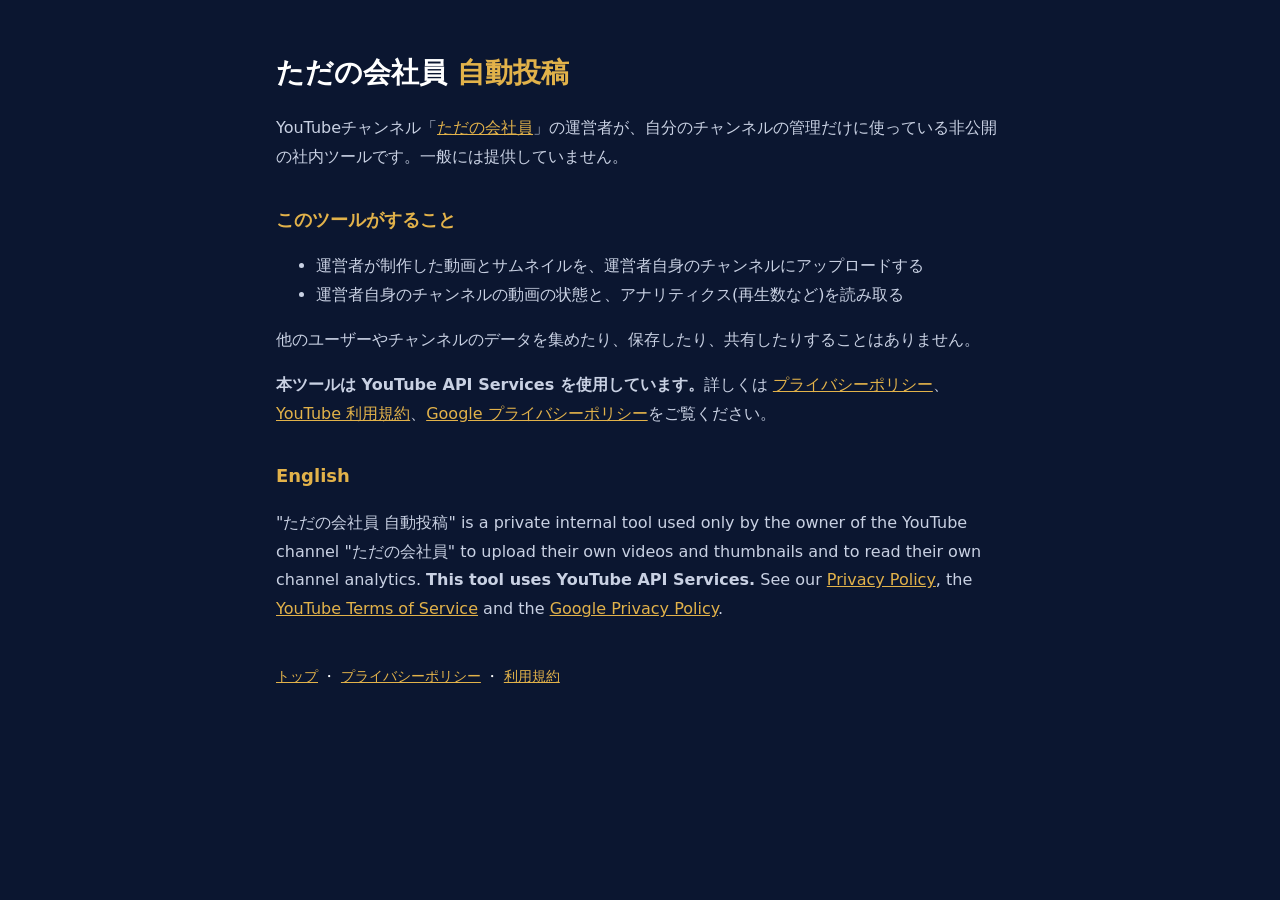
<file: index.html>
<!doctype html><html lang="ja"><head><meta charset="utf-8"><meta name="viewport" content="width=device-width,initial-scale=1"><link rel="stylesheet" href="style.css"><title>ただの会社員 自動投稿</title></head><body><main>
<h1>ただの会社員 <span>自動投稿</span></h1>
<p>YouTubeチャンネル「<a href="https://www.youtube.com/channel/UCHDlyp7aMH_pQrxpcvQ61Mw">ただの会社員</a>」の運営者が、自分のチャンネルの管理だけに使っている非公開の社内ツールです。一般には提供していません。</p>
<h2>このツールがすること</h2>
<ul><li>運営者が制作した動画とサムネイルを、運営者自身のチャンネルにアップロードする</li>
<li>運営者自身のチャンネルの動画の状態と、アナリティクス(再生数など)を読み取る</li></ul>
<p>他のユーザーやチャンネルのデータを集めたり、保存したり、共有したりすることはありません。</p>
<p><strong>本ツールは YouTube API Services を使用しています。</strong>詳しくは <a href="privacy.html">プライバシーポリシー</a>、<a href="https://www.youtube.com/t/terms">YouTube 利用規約</a>、<a href="https://policies.google.com/privacy">Google プライバシーポリシー</a>をご覧ください。</p>
<h2>English</h2><p>"ただの会社員 自動投稿" is a private internal tool used only by the owner of the YouTube channel "ただの会社員" to upload their own videos and thumbnails and to read their own channel analytics. <strong>This tool uses YouTube API Services.</strong> See our <a href="privacy.html">Privacy Policy</a>, the <a href="https://www.youtube.com/t/terms">YouTube Terms of Service</a> and the <a href="https://policies.google.com/privacy">Google Privacy Policy</a>.</p>
<nav><a href="./">トップ</a> ・ <a href="privacy.html">プライバシーポリシー</a> ・ <a href="terms.html">利用規約</a></nav></main></body></html>
</file>
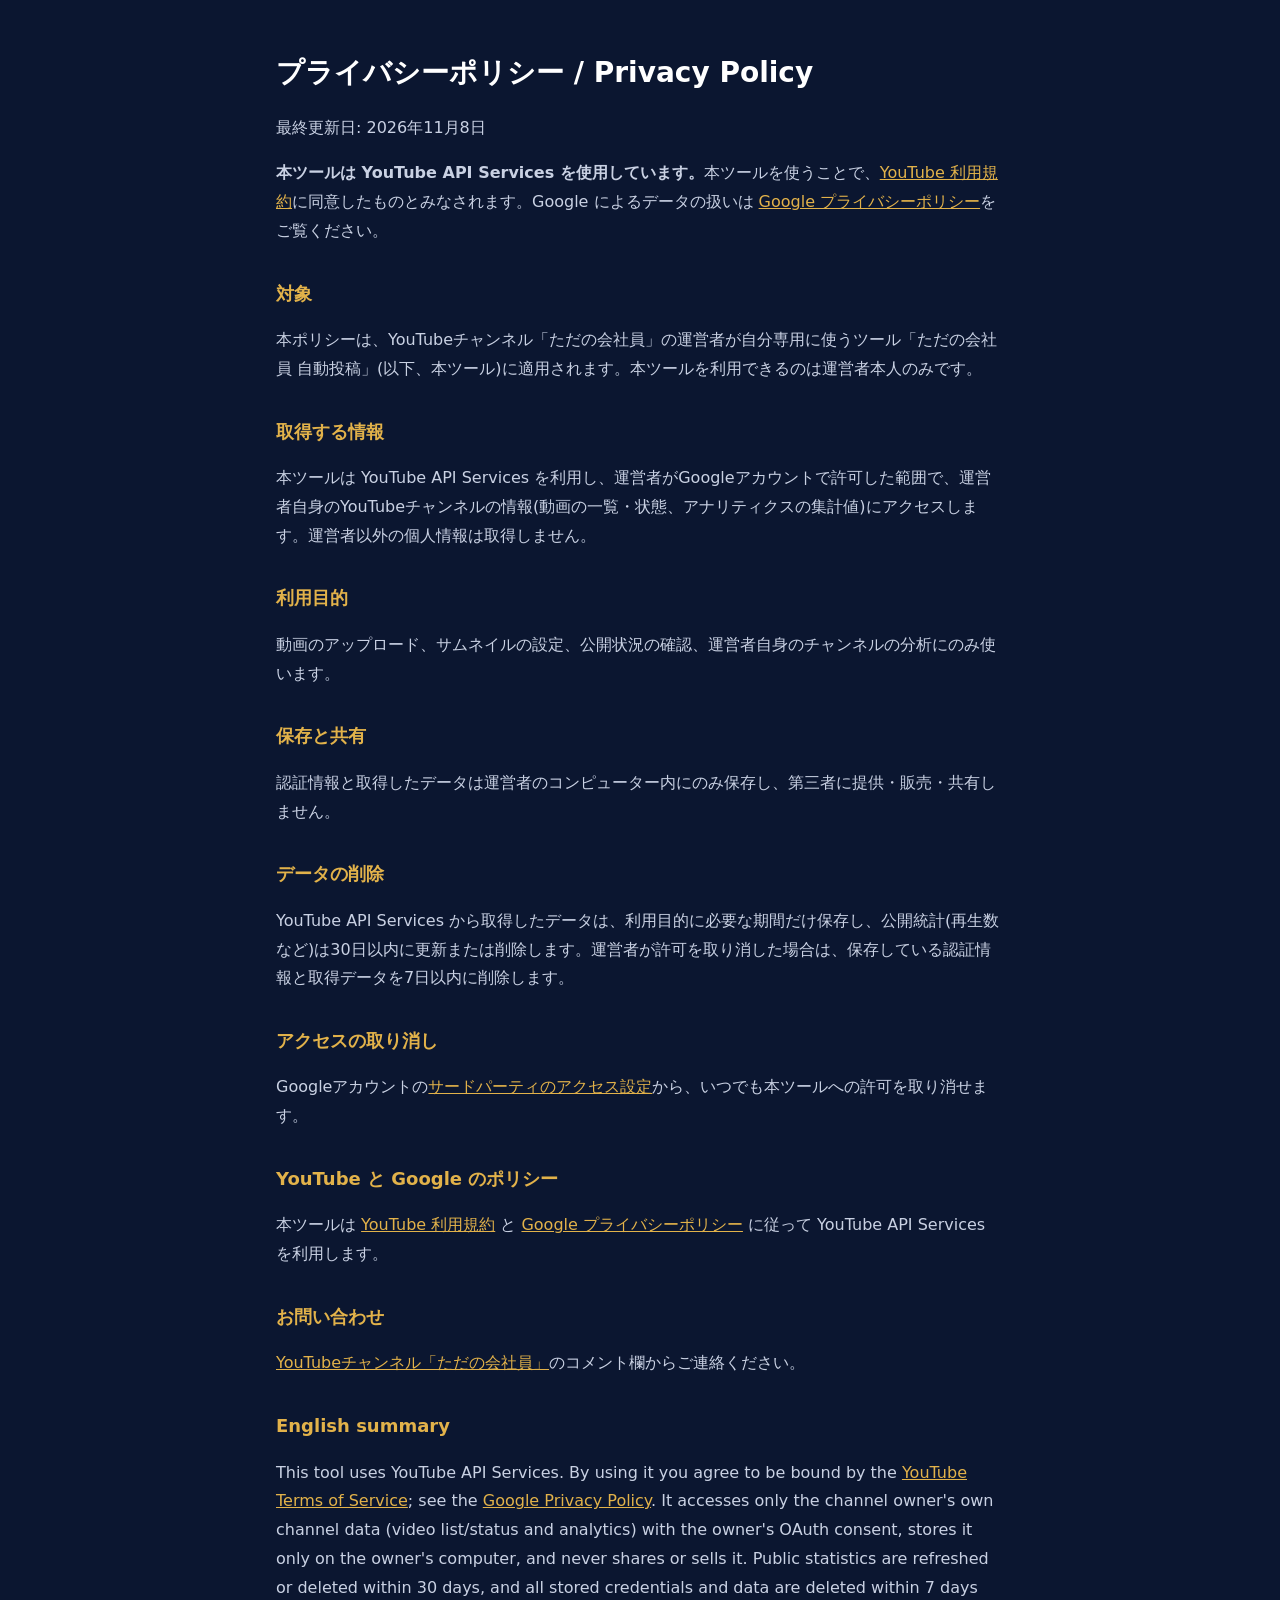
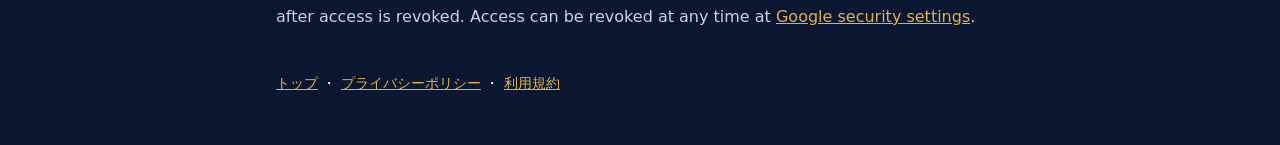
<file: privacy.html>
<!doctype html><html lang="ja"><head><meta charset="utf-8"><meta name="viewport" content="width=device-width,initial-scale=1"><link rel="stylesheet" href="style.css"><title>プライバシーポリシー｜ただの会社員 自動投稿</title></head><body><main>
<h1>プライバシーポリシー / Privacy Policy</h1><p>最終更新日: 2026年11月8日</p>
<p><strong>本ツールは YouTube API Services を使用しています。</strong>本ツールを使うことで、<a href="https://www.youtube.com/t/terms">YouTube 利用規約</a>に同意したものとみなされます。Google によるデータの扱いは <a href="https://policies.google.com/privacy">Google プライバシーポリシー</a>をご覧ください。</p>
<h2>対象</h2><p>本ポリシーは、YouTubeチャンネル「ただの会社員」の運営者が自分専用に使うツール「ただの会社員 自動投稿」(以下、本ツール)に適用されます。本ツールを利用できるのは運営者本人のみです。</p>
<h2>取得する情報</h2><p>本ツールは YouTube API Services を利用し、運営者がGoogleアカウントで許可した範囲で、運営者自身のYouTubeチャンネルの情報(動画の一覧・状態、アナリティクスの集計値)にアクセスします。運営者以外の個人情報は取得しません。</p>
<h2>利用目的</h2><p>動画のアップロード、サムネイルの設定、公開状況の確認、運営者自身のチャンネルの分析にのみ使います。</p>
<h2>保存と共有</h2><p>認証情報と取得したデータは運営者のコンピューター内にのみ保存し、第三者に提供・販売・共有しません。</p>
<h2>データの削除</h2><p>YouTube API Services から取得したデータは、利用目的に必要な期間だけ保存し、公開統計(再生数など)は30日以内に更新または削除します。運営者が許可を取り消した場合は、保存している認証情報と取得データを7日以内に削除します。</p>
<h2>アクセスの取り消し</h2><p>Googleアカウントの<a href="https://security.google.com/settings/security/permissions">サードパーティのアクセス設定</a>から、いつでも本ツールへの許可を取り消せます。</p>
<h2>YouTube と Google のポリシー</h2><p>本ツールは <a href="https://www.youtube.com/t/terms">YouTube 利用規約</a> と <a href="https://policies.google.com/privacy">Google プライバシーポリシー</a> に従って YouTube API Services を利用します。</p>
<h2>お問い合わせ</h2><p><a href="https://www.youtube.com/channel/UCHDlyp7aMH_pQrxpcvQ61Mw">YouTubeチャンネル「ただの会社員」</a>のコメント欄からご連絡ください。</p>
<h2>English summary</h2><p>This tool uses YouTube API Services. By using it you agree to be bound by the <a href="https://www.youtube.com/t/terms">YouTube Terms of Service</a>; see the <a href="https://policies.google.com/privacy">Google Privacy Policy</a>. It accesses only the channel owner's own channel data (video list/status and analytics) with the owner's OAuth consent, stores it only on the owner's computer, and never shares or sells it. Public statistics are refreshed or deleted within 30 days, and all stored credentials and data are deleted within 7 days after access is revoked. Access can be revoked at any time at <a href="https://security.google.com/settings/security/permissions">Google security settings</a>.</p>
<nav><a href="./">トップ</a> ・ <a href="privacy.html">プライバシーポリシー</a> ・ <a href="terms.html">利用規約</a></nav></main></body></html>
</file>
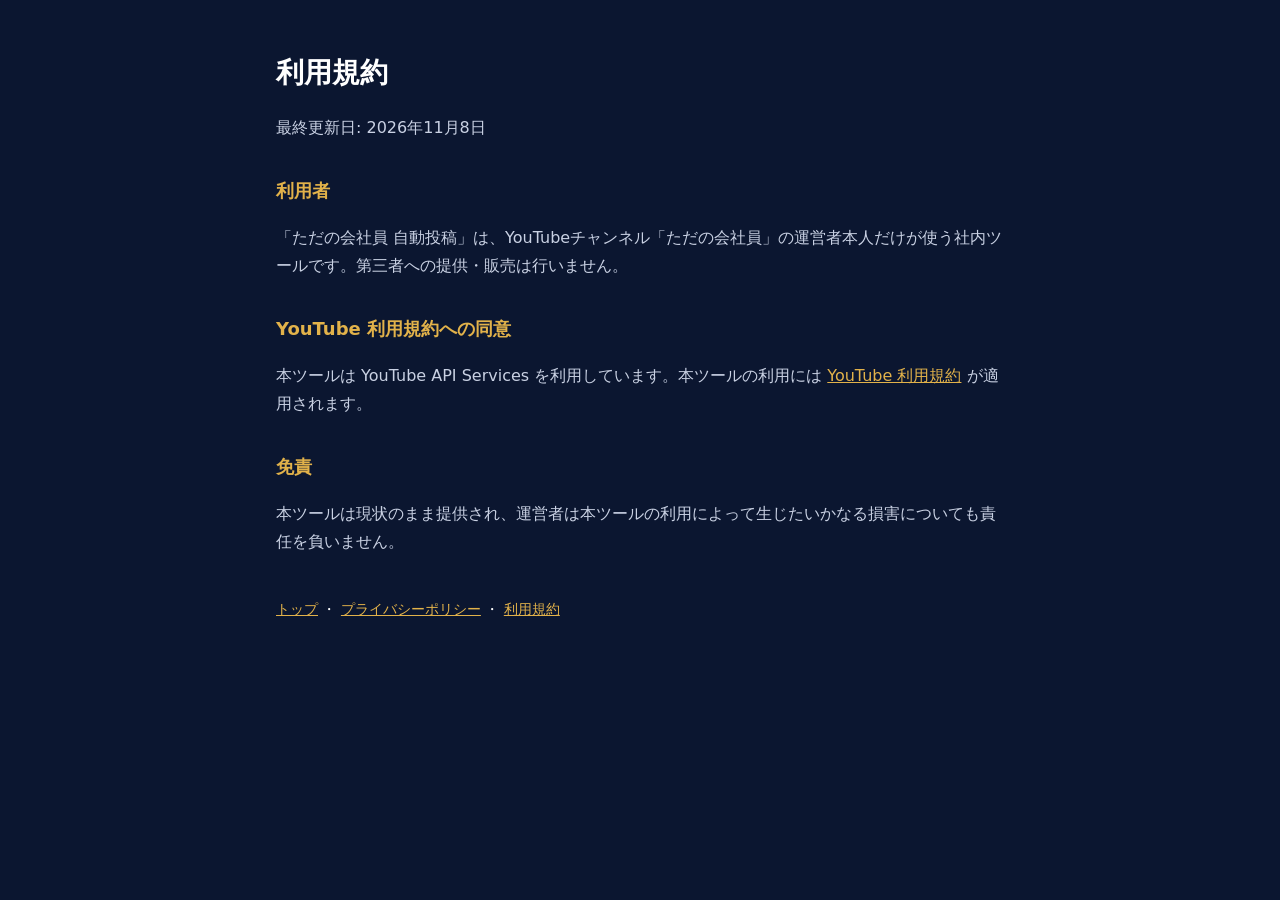
<file: terms.html>
<!doctype html><html lang="ja"><head><meta charset="utf-8"><meta name="viewport" content="width=device-width,initial-scale=1"><link rel="stylesheet" href="style.css"><title>利用規約｜ただの会社員 自動投稿</title></head><body><main>
<h1>利用規約</h1><p>最終更新日: 2026年11月8日</p>
<h2>利用者</h2><p>「ただの会社員 自動投稿」は、YouTubeチャンネル「ただの会社員」の運営者本人だけが使う社内ツールです。第三者への提供・販売は行いません。</p>
<h2>YouTube 利用規約への同意</h2><p>本ツールは YouTube API Services を利用しています。本ツールの利用には <a href="https://www.youtube.com/t/terms">YouTube 利用規約</a> が適用されます。</p>
<h2>免責</h2><p>本ツールは現状のまま提供され、運営者は本ツールの利用によって生じたいかなる損害についても責任を負いません。</p>
<nav><a href="./">トップ</a> ・ <a href="privacy.html">プライバシーポリシー</a> ・ <a href="terms.html">利用規約</a></nav></main></body></html>
</file>
<file: style.css>
:root{--bg:#0b1630;--fg:#fff;--muted:#c9d1e3;--gold:#e2b24a}
*{box-sizing:border-box}body{margin:0;background:var(--bg);color:var(--fg);font-family:"Hiragino Sans","Noto Sans JP",system-ui,sans-serif;line-height:1.8}
main{max-width:760px;margin:0 auto;padding:48px 16px}h1{font-size:28px;margin:0 0 8px}h1 span{color:var(--gold)}
h2{font-size:18px;color:var(--gold);margin-top:32px}p,li{color:var(--muted)}a{color:var(--gold)}nav{margin-top:40px;font-size:14px}
</file>
